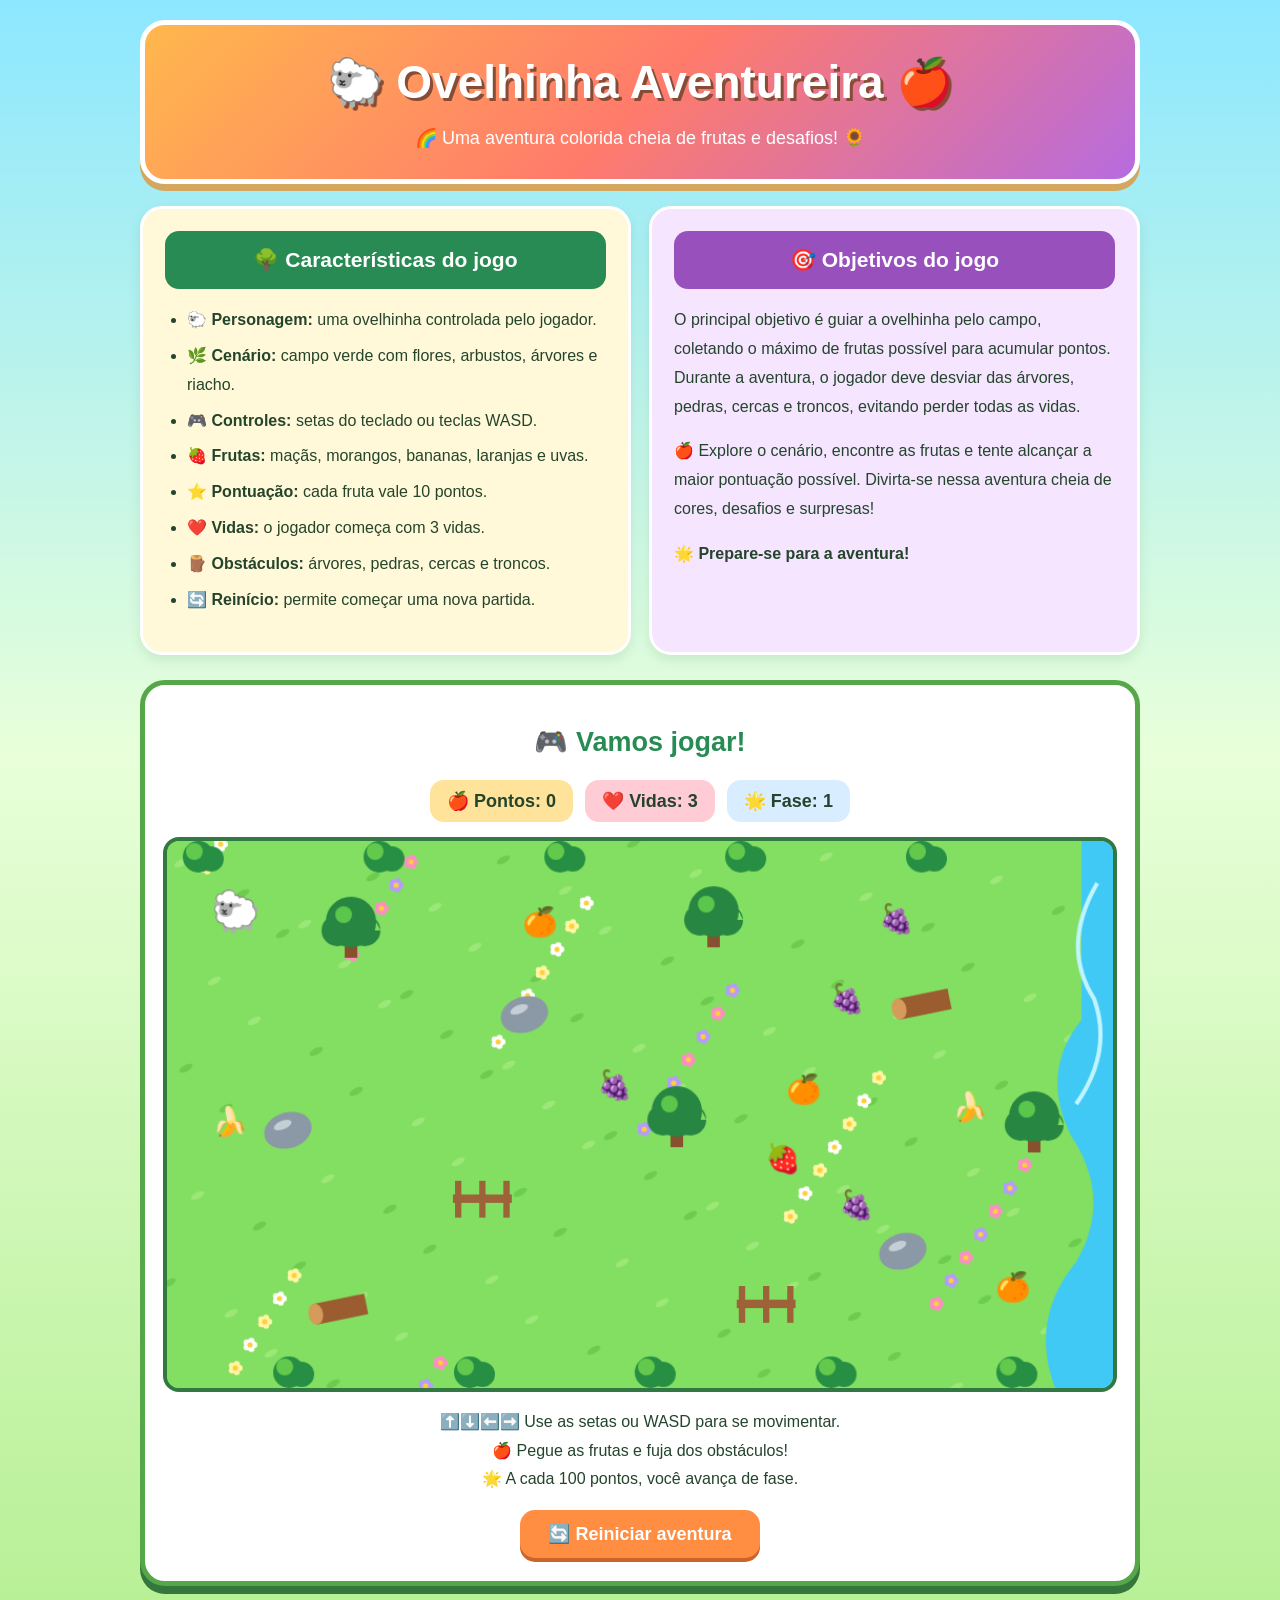
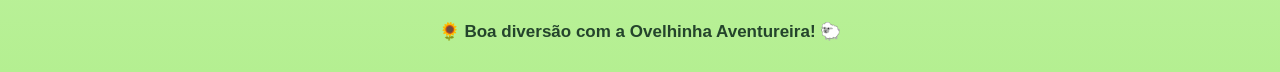
<file: index.html>
<!DOCTYPE html>
<html lang="pt-BR">
<head>
<meta charset="UTF-8">
<meta name="viewport" content="width=device-width, initial-scale=1.0">
<title>🐑 Ovelhinha Aventureira</title>

<style>
* {
    box-sizing: border-box;
}

body {
    margin: 0;
    padding: 20px;
    font-family: "Trebuchet MS", Arial, sans-serif;
    color: #24442c;
    background: linear-gradient(#8ce7ff, #e8ffd9 45%, #b4ef91);
}

header {
    max-width: 1000px;
    margin: 0 auto 22px;
    padding: 30px 15px;
    text-align: center;
    color: white;
    background: linear-gradient(135deg, #ffb84d, #ff7b6b, #b66bdf);
    border: 5px solid white;
    border-radius: 25px;
    box-shadow: 0 7px 0 #d5a75e;
}

header h1 {
    margin: 0;
    font-size: clamp(28px, 5vw, 46px);
    text-shadow: 3px 3px #874c36;
}

header p {
    margin-bottom: 0;
    font-size: 18px;
}

.descricao {
    max-width: 1000px;
    margin: auto;
    display: grid;
    grid-template-columns: repeat(auto-fit, minmax(270px, 1fr));
    gap: 18px;
}

.card {
    padding: 22px;
    border: 3px solid white;
    border-radius: 22px;
    box-shadow: 0 5px 12px #376c3020;
    line-height: 1.8;
}

.caracteristicas {
    background: #fff9d9;
}

.objetivos {
    background: #f5e5ff;
}

.card h2 {
    margin-top: 0;
    padding: 10px;
    border-radius: 14px;
    color: white;
    text-align: center;
    font-size: 21px;
}

.caracteristicas h2 {
    background: #278b53;
}

.objetivos h2 {
    background: #9851bc;
}

.card ul {
    padding-left: 22px;
}

.card li {
    margin-bottom: 7px;
}

.jogo {
    max-width: 1000px;
    margin: 25px auto;
    padding: 18px;
    background: #fff;
    border: 5px solid #55a74a;
    border-radius: 25px;
    box-shadow: 0 8px 0 #34763c;
}

.jogo h2 {
    text-align: center;
    color: #278b53;
    font-size: 27px;
}

.placar {
    display: flex;
    justify-content: center;
    gap: 12px;
    flex-wrap: wrap;
    margin-bottom: 15px;
}

.info {
    padding: 10px 17px;
    border-radius: 14px;
    font-weight: bold;
    font-size: 18px;
}

.pontos {
    background: #ffe39a;
}

.vidas {
    background: #ffcbd5;
}

.fase {
    background: #d8edff;
}

canvas {
    display: block;
    width: 100%;
    height: auto;
    border: 4px solid #317842;
    border-radius: 16px;
    background: #85dc62;
    touch-action: none;
}

.instrucoes {
    text-align: center;
    line-height: 1.8;
}

button {
    display: block;
    margin: 15px auto 5px;
    padding: 13px 28px;
    border: none;
    border-radius: 15px;
    background: #ff8d42;
    color: white;
    font-size: 18px;
    font-weight: bold;
    cursor: pointer;
    box-shadow: 0 4px #cb6429;
}

button:hover {
    background: #f2762b;
}

footer {
    text-align: center;
    font-size: 17px;
    font-weight: bold;
    padding: 10px;
}

@media (max-width: 500px) {
    body {
        padding: 10px;
    }

    .card {
        padding: 15px;
    }

    .jogo {
        padding: 9px;
    }

    .info {
        font-size: 15px;
    }
}
</style>
</head>

<body>

<header>
    <h1>🐑 Ovelhinha Aventureira 🍎</h1>
    <p>🌈 Uma aventura colorida cheia de frutas e desafios! 🌻</p>
</header>

<section class="descricao">

    <article class="card caracteristicas">
        <h2>🌳 Características do jogo</h2>
        <ul>
            <li><strong>🐑 Personagem:</strong> uma ovelhinha controlada pelo jogador.</li>
            <li><strong>🌿 Cenário:</strong> campo verde com flores, arbustos, árvores e riacho.</li>
            <li><strong>🎮 Controles:</strong> setas do teclado ou teclas WASD.</li>
            <li><strong>🍓 Frutas:</strong> maçãs, morangos, bananas, laranjas e uvas.</li>
            <li><strong>⭐ Pontuação:</strong> cada fruta vale 10 pontos.</li>
            <li><strong>❤️ Vidas:</strong> o jogador começa com 3 vidas.</li>
            <li><strong>🪵 Obstáculos:</strong> árvores, pedras, cercas e troncos.</li>
            <li><strong>🔄 Reinício:</strong> permite começar uma nova partida.</li>
        </ul>
    </article>

    <article class="card objetivos">
        <h2>🎯 Objetivos do jogo</h2>
        <p>
            O principal objetivo é guiar a ovelhinha pelo campo,
            coletando o máximo de frutas possível para acumular pontos.
            Durante a aventura, o jogador deve desviar das árvores,
            pedras, cercas e troncos, evitando perder todas as vidas.
        </p>
        <p>
            🍎 Explore o cenário, encontre as frutas e tente alcançar
            a maior pontuação possível. Divirta-se nessa aventura
            cheia de cores, desafios e surpresas!
        </p>
        <p><strong>🌟 Prepare-se para a aventura!</strong></p>
    </article>

</section>

<section class="jogo">
    <h2>🎮 Vamos jogar!</h2>

    <div class="placar">
        <div class="info pontos">🍎 Pontos: <span id="pontos">0</span></div>
        <div class="info vidas">❤️ Vidas: <span id="vidas">3</span></div>
        <div class="info fase">🌟 Fase: <span id="fase">1</span></div>
    </div>

    <canvas id="jogo" width="900" height="520"></canvas>

    <p class="instrucoes">
        ⬆️⬇️⬅️➡️ Use as setas ou WASD para se movimentar.<br>
        🍎 Pegue as frutas e fuja dos obstáculos!<br>
        🌟 A cada 100 pontos, você avança de fase.
    </p>

    <button id="reiniciar">🔄 Reiniciar aventura</button>
</section>

<footer>
    🌻 Boa diversão com a Ovelhinha Aventureira! 🐑
</footer>

<script>
const canvas = document.getElementById("jogo");
const ctx = canvas.getContext("2d");

const pontosEl = document.getElementById("pontos");
const vidasEl = document.getElementById("vidas");
const faseEl = document.getElementById("fase");

const W = canvas.width;
const H = canvas.height;

let pontos = 0;
let vidas = 3;
let fase = 1;
let fimDeJogo = false;
let protecao = 0;
let ultimoDano = 0;
let ultimoTempo = 0;

const teclas = {};

const ovelha = {
    x: 65,
    y: 70,
    raio: 17,
    velocidade: 3.5
};

// Obstáculos fixos do cenário
const obstaculos = [
    { x: 175, y: 90, tipo: "tree", r: 27 },
    { x: 340, y: 165, tipo: "rock", r: 22 },
    { x: 520, y: 80, tipo: "tree", r: 27 },
    { x: 720, y: 155, tipo: "log", r: 25 },
    { x: 115, y: 275, tipo: "rock", r: 22 },
    { x: 300, y: 340, tipo: "fence", r: 29 },
    { x: 485, y: 270, tipo: "tree", r: 27 },
    { x: 700, y: 390, tipo: "rock", r: 22 },
    { x: 825, y: 275, tipo: "tree", r: 27 },
    { x: 165, y: 445, tipo: "log", r: 25 },
    { x: 570, y: 440, tipo: "fence", r: 29 }
];

// Frutas diferentes
const tiposFrutas = ["🍎", "🍓", "🍊", "🍌", "🍇"];
let frutas = [];

function distancia(a, b) {
    return Math.hypot(a.x - b.x, a.y - b.y);
}

function posicaoLivre(x, y, raio = 18) {
    if (x < 30 || x > W - 30 || y < 30 || y > H - 30) {
        return false;
    }

    if (distancia({ x, y }, ovelha) < raio + 45) {
        return false;
    }

    return !obstaculos.some(o =>
        distancia({ x, y }, o) < raio + o.r + 12
    );
}

function novaFruta() {
    for (let i = 0; i < 150; i++) {
        const x = 35 + Math.random() * (W - 70);
        const y = 35 + Math.random() * (H - 70);

        if (posicaoLivre(x, y, 17)) {
            return {
                x,
                y,
                tipo: tiposFrutas[
                    Math.floor(Math.random() * tiposFrutas.length)
                ]
            };
        }
    }

    return { x: 850, y: 480, tipo: "🍎" };
}

function criarFrutas() {
    frutas = [];

    // Mais frutas conforme o jogador avança de fase
    const quantidade = Math.min(8 + fase * 2, 24);

    for (let i = 0; i < quantidade; i++) {
        frutas.push(novaFruta());
    }
}

document.addEventListener("keydown", e => {
    const k = e.key.toLowerCase();

    if (["arrowup", "arrowdown", "arrowleft", "arrowright",
         "w", "a", "s", "d"].includes(k)) {
        e.preventDefault();
        teclas[k] = true;
    }
});

document.addEventListener("keyup", e => {
    teclas[e.key.toLowerCase()] = false;
});

function moverOvelha(dt) {
    if (fimDeJogo) return;

    let dx = 0;
    let dy = 0;

    if (teclas["arrowup"] || teclas["w"]) dy--;
    if (teclas["arrowdown"] || teclas["s"]) dy++;
    if (teclas["arrowleft"] || teclas["a"]) dx--;
    if (teclas["arrowright"] || teclas["d"]) dx++;

    // Evita movimento diagonal mais rápido
    const tamanho = Math.hypot(dx, dy);

    if (tamanho > 0) {
        dx /= tamanho;
        dy /= tamanho;
    }

    const velocidade = ovelha.velocidade * dt;

    ovelha.x += dx * velocidade;
    ovelha.y += dy * velocidade;

    ovelha.x = Math.max(20, Math.min(W - 20, ovelha.x));
    ovelha.y = Math.max(25, Math.min(H - 20, ovelha.y));
}

function verificarColisoes(agora) {
    if (fimDeJogo) return;

    // Coletar frutas
    for (let i = frutas.length - 1; i >= 0; i--) {
        if (distancia(ovelha, frutas[i]) < 30) {
            frutas.splice(i, 1);
            pontos += 10;
            pontosEl.textContent = pontos;

            const novaFase = Math.floor(pontos / 100) + 1;

            if (novaFase !== fase) {
                fase = novaFase;
                faseEl.textContent = fase;
                ovelha.velocidade = Math.min(3.5 + (fase - 1) * 0.2, 5);
                criarFrutas();
            } else {
                frutas.push(novaFruta());
            }
        }
    }

    // Colidir com obstáculos
    if (agora < protecao) return;

    for (const o of obstaculos) {
        if (distancia(ovelha, o) < ovelha.raio + o.r * 0.72) {
            vidas--;
            vidasEl.textContent = vidas;

            // Reposiciona a ovelhinha em segurança
            ovelha.x = 65;
            ovelha.y = 70;

            protecao = agora + 1200;
            ultimoDano = agora;

            if (vidas <= 0) {
                fimDeJogo = true;
            }

            break;
        }
    }
}

function desenharCampo() {
    ctx.fillStyle = "#83df61";
    ctx.fillRect(0, 0, W, H);

    // Manchas suaves de grama
    for (let i = 0; i < 100; i++) {
        const x = (i * 97 + 13) % W;
        const y = (i * 67 + 21) % H;

        ctx.fillStyle = i % 2 ? "#6dcc4e" : "#9be777";
        ctx.beginPath();
        ctx.ellipse(x, y, 7, 3, -0.5, 0, Math.PI * 2);
        ctx.fill();
    }

    // Riacho decorativo
    ctx.fillStyle = "#40c9f5";
    ctx.beginPath();
    ctx.moveTo(870, 0);
    ctx.lineTo(900, 0);
    ctx.lineTo(900, 520);
    ctx.lineTo(845, 520);
    ctx.quadraticCurveTo(820, 455, 865, 400);
    ctx.quadraticCurveTo(900, 340, 860, 280);
    ctx.quadraticCurveTo(830, 220, 870, 170);
    ctx.closePath();
    ctx.fill();

    ctx.strokeStyle = "#c0f4ff";
    ctx.lineWidth = 4;
    ctx.beginPath();
    ctx.moveTo(885, 40);
    ctx.quadraticCurveTo(850, 100, 882, 150);
    ctx.quadraticCurveTo(900, 200, 865, 250);
    ctx.stroke();

    // Flores coloridas
    const cores = ["#fff5a5", "#ff8dc5", "#ffffff", "#b79aff"];

    for (let i = 0; i < 42; i++) {
        const x = (i * 139 + 37) % 820;
        const y = (i * 83 + 25) % H;

        ctx.fillStyle = cores[i % cores.length];

        for (let j = 0; j < 5; j++) {
            const a = j * Math.PI * 2 / 5;
            ctx.beginPath();
            ctx.arc(
                x + Math.cos(a) * 4,
                y + Math.sin(a) * 4,
                3,
                0,
                Math.PI * 2
            );
            ctx.fill();
        }

        ctx.fillStyle = "#ffcf39";
        ctx.beginPath();
        ctx.arc(x, y, 2.5, 0, Math.PI * 2);
        ctx.fill();
    }

    // Arbustos decorativos
    for (let i = 0; i < 10; i++) {
        const x = 30 + i * 86;
        const y = i % 2 === 0 ? 15 : H - 15;

        ctx.fillStyle = "#278f43";
        ctx.beginPath();
        ctx.arc(x, y, 15, 0, Math.PI * 2);
        ctx.arc(x + 12, y + 2, 12, 0, Math.PI * 2);
        ctx.fill();

        ctx.fillStyle = "#62c94d";
        ctx.beginPath();
        ctx.arc(x - 4, y - 5, 8, 0, Math.PI * 2);
        ctx.fill();
    }
}

function desenharArvore(o) {
    ctx.fillStyle = "#88512e";
    ctx.fillRect(o.x - 6, o.y - 2, 12, 23);

    ctx.fillStyle = "#278742";
    ctx.beginPath();
    ctx.arc(o.x, o.y - 13, 24, 0, Math.PI * 2);
    ctx.arc(o.x - 13, o.y - 5, 15, 0, Math.PI * 2);
    ctx.arc(o.x + 13, o.y - 5, 15, 0, Math.PI * 2);
    ctx.fill();

    ctx.fillStyle = "#5bc64c";
    ctx.beginPath();
    ctx.arc(o.x - 7, o.y - 20, 8, 0, Math.PI * 2);
    ctx.fill();
}

function desenharObstaculos() {
    for (const o of obstaculos) {
        if (o.tipo === "tree") {
            desenharArvore(o);
        } else if (o.tipo === "rock") {
            ctx.fillStyle = "#8b98a6";
            ctx.beginPath();
            ctx.ellipse(o.x, o.y, 23, 17, -0.3, 0, Math.PI * 2);
            ctx.fill();

            ctx.fillStyle = "#c4ced5";
            ctx.beginPath();
            ctx.ellipse(o.x - 5, o.y - 5, 9, 4, -0.4, 0, Math.PI * 2);
            ctx.fill();
        } else if (o.tipo === "log") {
            ctx.save();
            ctx.translate(o.x, o.y);
            ctx.rotate(-0.2);

            ctx.fillStyle = "#9b5d2f";
            ctx.fillRect(-25, -10, 50, 20);

            ctx.fillStyle = "#d69a5b";
            ctx.beginPath();
            ctx.ellipse(-24, 0, 7, 10, 0, 0, Math.PI * 2);
            ctx.fill();

            ctx.restore();
        } else {
            ctx.fillStyle = "#9d6237";
            ctx.fillRect(o.x - 28, o.y - 4, 56, 8);

            for (const dx of [-23, 0, 23]) {
                ctx.fillRect(o.x + dx - 3, o.y - 17, 6, 35);
            }
        }
    }
}

function desenharFrutas() {
    ctx.textAlign = "center";
    ctx.textBaseline = "middle";
    ctx.font = "27px Arial";

    for (const fruta of frutas) {
        ctx.fillText(fruta.tipo, fruta.x, fruta.y);
    }
}

function desenharOvelha(agora) {
    // Pisca temporariamente após uma colisão
    if (agora < protecao && Math.floor(agora / 100) % 2 === 0) {
        return;
    }

    ctx.textAlign = "center";
    ctx.textBaseline = "middle";
    ctx.font = "38px Arial";
    ctx.fillText("🐑", ovelha.x, ovelha.y);
}

function mensagemFim() {
    ctx.fillStyle = "rgba(27, 67, 37, 0.78)";
    ctx.fillRect(0, 0, W, H);

    ctx.textAlign = "center";
    ctx.textBaseline = "middle";

    ctx.fillStyle = "#fff4a8";
    ctx.font = "bold 38px Arial";
    ctx.fillText("🐑 Fim de jogo!", W / 2, H / 2 - 35);

    ctx.fillStyle = "#ffffff";
    ctx.font = "24px Arial";
    ctx.fillText("Pontuação: " + pontos, W / 2, H / 2 + 12);

    ctx.font = "18px Arial";
    ctx.fillText("Clique em Reiniciar para jogar novamente",
        W / 2, H / 2 + 55);
}

function desenhar(agora) {
    desenharCampo();
    desenharObstaculos();
    desenharFrutas();
    desenharOvelha(agora);

    if (fimDeJogo) {
        mensagemFim();
    }
}

function loop(tempo) {
    const dt = ultimoTempo === 0
        ? 1
        : Math.min((tempo - ultimoTempo) / 16.67, 2);

    ultimoTempo = tempo;

    moverOvelha(dt);
    verificarColisoes(tempo);
    desenhar(tempo);

    requestAnimationFrame(loop);
}

function reiniciar() {
    pontos = 0;
    vidas = 3;
    fase = 1;
    fimDeJogo = false;
    protecao = 0;
    ultimoDano = 0;

    ovelha.x = 65;
    ovelha.y = 70;
    ovelha.velocidade = 3.5;

    pontosEl.textContent = pontos;
    vidasEl.textContent = vidas;
    faseEl.textContent = fase;

    criarFrutas();
}

document.getElementById("reiniciar").addEventListener("click", reiniciar);

criarFrutas();
requestAnimationFrame(loop);
</script>

</body>
</html>
</file>
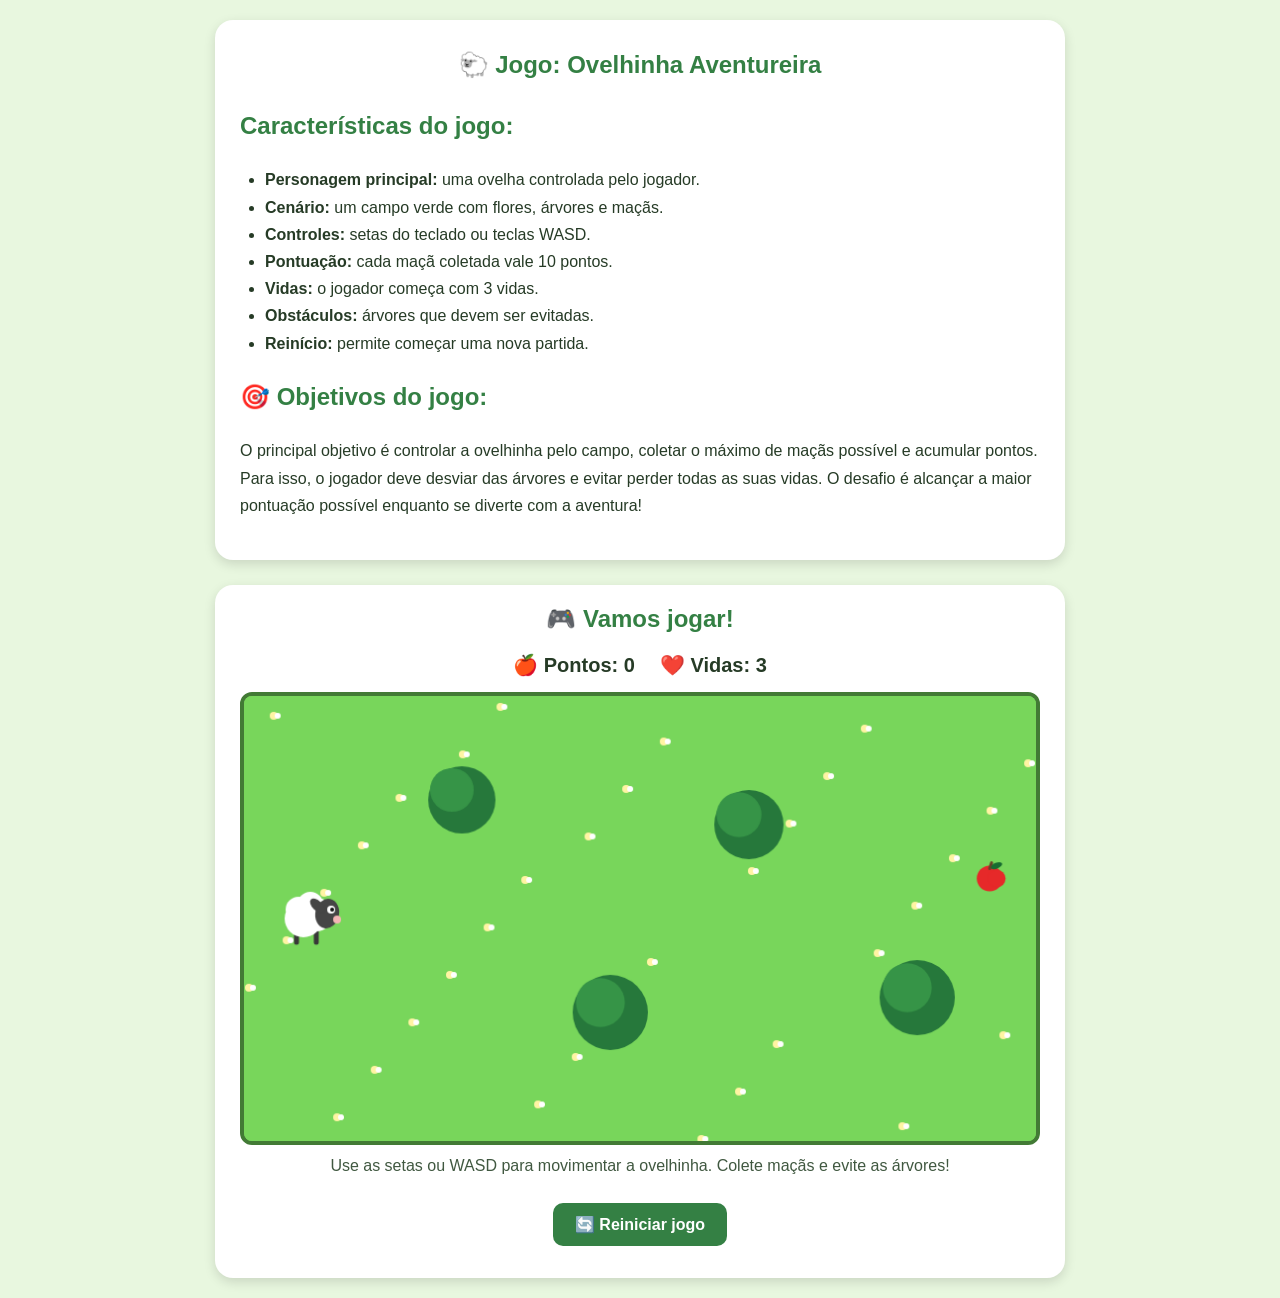
<file: Untitled-1.html>
<!DOCTYPE html>
<html lang="pt-BR">
<head>
<meta charset="UTF-8">
<meta name="viewport" content="width=device-width, initial-scale=1.0">
<title>🐑 Ovelhinha Aventureira</title>

<style>
    * {
        box-sizing: border-box;
    }

    body {
        margin: 0;
        padding: 20px;
        font-family: Arial, sans-serif;
        background: #e8f7df;
        color: #263b26;
        text-align: center;
    }

    .descricao {
        max-width: 850px;
        margin: 0 auto 25px;
        padding: 25px;
        background: white;
        border-radius: 18px;
        box-shadow: 0 4px 12px #0002;
        text-align: left;
        line-height: 1.7;
    }

    h1 {
        text-align: center;
        color: #348044;
        margin-top: 0;
    }

    h2 {
        color: #348044;
    }

    .descricao ul {
        padding-left: 25px;
    }

    .jogo {
        max-width: 850px;
        margin: auto;
        padding: 20px;
        background: white;
        border-radius: 18px;
        box-shadow: 0 4px 12px #0002;
    }

    .placar {
        display: flex;
        justify-content: center;
        flex-wrap: wrap;
        gap: 25px;
        margin-bottom: 15px;
        font-size: 20px;
        font-weight: bold;
    }

    canvas {
        display: block;
        width: 100%;
        max-width: 800px;
        margin: auto;
        border: 4px solid #427a35;
        border-radius: 12px;
        background: #78d65b;
    }

    button {
        margin: 12px 5px;
        padding: 12px 22px;
        border: none;
        border-radius: 10px;
        background: #348044;
        color: white;
        font-size: 16px;
        font-weight: bold;
        cursor: pointer;
    }

    button:hover {
        background: #246332;
    }

    .controles {
        margin-top: 12px;
        color: #405840;
    }

    @media (max-width: 600px) {
        body {
            padding: 10px;
        }

        .descricao, .jogo {
            padding: 14px;
        }

        .placar {
            gap: 12px;
            font-size: 16px;
        }
    }
</style>
</head>

<body>

<section class="descricao">
    <h1>🐑 Jogo: Ovelhinha Aventureira</h1>

    <h2>Características do jogo:</h2>

    <ul>
        <li><strong>Personagem principal:</strong>
        uma ovelha controlada pelo jogador.</li>

        <li><strong>Cenário:</strong>
        um campo verde com flores, árvores e maçãs.</li>

        <li><strong>Controles:</strong>
        setas do teclado ou teclas WASD.</li>

        <li><strong>Pontuação:</strong>
        cada maçã coletada vale 10 pontos.</li>

        <li><strong>Vidas:</strong>
        o jogador começa com 3 vidas.</li>

        <li><strong>Obstáculos:</strong>
        árvores que devem ser evitadas.</li>

        <li><strong>Reinício:</strong>
        permite começar uma nova partida.</li>
    </ul>

    <h2>🎯 Objetivos do jogo:</h2>

    <p>
        O principal objetivo é controlar a ovelhinha pelo campo,
        coletar o máximo de maçãs possível e acumular pontos.
        Para isso, o jogador deve desviar das árvores e evitar
        perder todas as suas vidas. O desafio é alcançar a maior
        pontuação possível enquanto se diverte com a aventura!
    </p>
</section>

<section class="jogo">
    <h1>🎮 Vamos jogar!</h1>

    <div class="placar">
        <span>🍎 Pontos: <span id="pontos">0</span></span>
        <span>❤️ Vidas: <span id="vidas">3</span></span>
    </div>

    <canvas id="jogo" width="800" height="450"></canvas>

    <p class="controles">
        Use as setas ou WASD para movimentar a ovelhinha.
        Colete maçãs e evite as árvores!
    </p>

    <button id="reiniciar">🔄 Reiniciar jogo</button>
</section>

<script>
const canvas = document.getElementById("jogo");
const ctx = canvas.getContext("2d");

const pontosTexto = document.getElementById("pontos");
const vidasTexto = document.getElementById("vidas");
const botaoReiniciar = document.getElementById("reiniciar");

let pontos = 0;
let vidas = 3;
let terminou = false;
let invulneravelAte = 0;
const teclas = {};

const ovelha = {
    x: 65,
    y: 225,
    velocidade: 4,
    raio: 23
};

const arvores = [
    { x: 220, y: 110, raio: 34 },
    { x: 370, y: 325, raio: 38 },
    { x: 510, y: 135, raio: 35 },
    { x: 680, y: 310, raio: 38 }
];

const maca = {
    x: 600,
    y: 220,
    raio: 13
};

document.addEventListener("keydown", function(event) {
    const tecla = event.key.toLowerCase();

    if (["arrowup", "arrowdown", "arrowleft", "arrowright",
         "w", "a", "s", "d"].includes(tecla)) {
        event.preventDefault();
        teclas[tecla] = true;
    }
});

document.addEventListener("keyup", function(event) {
    teclas[event.key.toLowerCase()] = false;
});

function distancia(a, b) {
    return Math.hypot(a.x - b.x, a.y - b.y);
}

function sortearMaca() {
    let tentativas = 0;

    do {
        maca.x = 35 + Math.random() * (canvas.width - 70);
        maca.y = 35 + Math.random() * (canvas.height - 70);
        tentativas++;
    } while (
        arvores.some(arvore =>
            distancia(maca, arvore) < arvore.raio + 30
        ) && tentativas < 100
    );
}

function movimentar() {
    if (teclas["arrowup"] || teclas["w"]) {
        ovelha.y -= ovelha.velocidade;
    }

    if (teclas["arrowdown"] || teclas["s"]) {
        ovelha.y += ovelha.velocidade;
    }

    if (teclas["arrowleft"] || teclas["a"]) {
        ovelha.x -= ovelha.velocidade;
    }

    if (teclas["arrowright"] || teclas["d"]) {
        ovelha.x += ovelha.velocidade;
    }

    ovelha.x = Math.max(
        ovelha.raio,
        Math.min(canvas.width - ovelha.raio, ovelha.x)
    );

    ovelha.y = Math.max(
        ovelha.raio,
        Math.min(canvas.height - ovelha.raio, ovelha.y)
    );
}

function verificarColisoes() {
    if (distancia(ovelha, maca) < ovelha.raio + maca.raio) {
        pontos += 10;
        pontosTexto.textContent = pontos;
        sortearMaca();
    }

    const agora = performance.now();

    if (agora < invulneravelAte) {
        return;
    }

    for (const arvore of arvores) {
        if (distancia(ovelha, arvore) <
            ovelha.raio + arvore.raio * 0.7) {

            vidas--;
            vidasTexto.textContent = vidas;

            ovelha.x = 65;
            ovelha.y = 225;
            invulneravelAte = agora + 1000;

            if (vidas <= 0) {
                terminou = true;
            }

            break;
        }
    }
}

function desenharCampo() {
    ctx.fillStyle = "#78d65b";
    ctx.fillRect(0, 0, canvas.width, canvas.height);

    // Flores espalhadas pelo campo
    for (let i = 0; i < 35; i++) {
        const x = (i * 127 + 30) % canvas.width;
        const y = (i * 83 + 20) % canvas.height;

        ctx.fillStyle = "#fff4a3";
        ctx.beginPath();
        ctx.arc(x, y, 4, 0, Math.PI * 2);
        ctx.fill();

        ctx.fillStyle = "#ffffff";
        ctx.beginPath();
        ctx.arc(x + 4, y, 3, 0, Math.PI * 2);
        ctx.fill();
    }
}

function desenharArvores() {
    for (const arvore of arvores) {
        // Tronco
        ctx.fillStyle = "#86502d";
        ctx.fillRect(arvore.x - 8, arvore.y, 16, 28);

        // Copa
        ctx.fillStyle = "#26783b";
        ctx.beginPath();
        ctx.arc(
            arvore.x,
            arvore.y - 5,
            arvore.raio,
            0,
            Math.PI * 2
        );
        ctx.fill();

        ctx.fillStyle = "#369447";
        ctx.beginPath();
        ctx.arc(
            arvore.x - 10,
            arvore.y - 15,
            arvore.raio * 0.65,
            0,
            Math.PI * 2
        );
        ctx.fill();
    }
}

function desenharMaca() {
    // Corpo da maçã
    ctx.fillStyle = "#e62929";
    ctx.beginPath();
    ctx.arc(maca.x, maca.y, maca.raio, 0, Math.PI * 2);
    ctx.fill();

    ctx.beginPath();
    ctx.arc(maca.x + 7, maca.y, maca.raio * 0.7,
            0, Math.PI * 2);
    ctx.fill();

    // Cabinho
    ctx.strokeStyle = "#684126";
    ctx.lineWidth = 3;
    ctx.beginPath();
    ctx.moveTo(maca.x, maca.y - 10);
    ctx.lineTo(maca.x + 2, maca.y - 16);
    ctx.stroke();

    // Folha
    ctx.fillStyle = "#176c30";
    ctx.beginPath();
    ctx.ellipse(
        maca.x + 7, maca.y - 13, 6, 3, -0.4, 0, Math.PI * 2
    );
    ctx.fill();
}

function desenharOvelha() {
    // Piscar brevemente depois de bater em uma árvore
    if (performance.now() < invulneravelAte &&
        Math.floor(performance.now() / 100) % 2 === 0) {
        return;
    }

    // Patas
    ctx.strokeStyle = "#383838";
    ctx.lineWidth = 5;
    ctx.lineCap = "round";

    for (const dx of [-12, 8]) {
        ctx.beginPath();
        ctx.moveTo(ovelha.x + dx, ovelha.y + 12);
        ctx.lineTo(ovelha.x + dx, ovelha.y + 24);
        ctx.stroke();
    }

    // Corpo de lã
    ctx.fillStyle = "#ffffff";
    ctx.beginPath();
    ctx.arc(ovelha.x - 5, ovelha.y, 19, 0, Math.PI * 2);
    ctx.arc(ovelha.x + 8, ovelha.y - 4, 17, 0, Math.PI * 2);
    ctx.arc(ovelha.x - 10, ovelha.y - 9, 13, 0, Math.PI * 2);
    ctx.arc(ovelha.x + 2, ovelha.y - 14, 13, 0, Math.PI * 2);
    ctx.fill();

    // Cabeça
    ctx.fillStyle = "#454545";
    ctx.beginPath();
    ctx.ellipse(
        ovelha.x + 19, ovelha.y - 5, 12, 15, 0.2,
        0, Math.PI * 2
    );
    ctx.fill();

    // Orelha
    ctx.beginPath();
    ctx.ellipse(
        ovelha.x + 9, ovelha.y - 13, 5, 9, -0.8,
        0, Math.PI * 2
    );
    ctx.fill();

    // Olho
    ctx.fillStyle = "#ffffff";
    ctx.beginPath();
    ctx.arc(ovelha.x + 23, ovelha.y - 9, 4, 0, Math.PI * 2);
    ctx.fill();

    ctx.fillStyle = "#111111";
    ctx.beginPath();
    ctx.arc(ovelha.x + 24, ovelha.y - 9, 2, 0, Math.PI * 2);
    ctx.fill();

    // Focinho
    ctx.fillStyle = "#f4b5b5";
    ctx.beginPath();
    ctx.arc(ovelha.x + 29, ovelha.y + 1, 4, 0, Math.PI * 2);
    ctx.fill();
}

function desenharMensagem(titulo, subtitulo) {
    ctx.fillStyle = "rgba(0, 0, 0, 0.65)";
    ctx.fillRect(0, 0, canvas.width, canvas.height);

    ctx.textAlign = "center";
    ctx.fillStyle = "#ffffff";
    ctx.font = "bold 38px Arial";
    ctx.fillText(titulo, canvas.width / 2, canvas.height / 2 - 15);

    ctx.font = "22px Arial";
    ctx.fillText(subtitulo, canvas.width / 2, canvas.height / 2 + 30);
}

function desenhar() {
    desenharCampo();
    desenharArvores();
    desenharMaca();
    desenharOvelha();

    if (terminou) {
        desenharMensagem(
            "🐑 Fim de jogo!",
            "Pontuação: " + pontos + " pontos"
        );
    }
}

function atualizar() {
    if (!terminou) {
        movimentar();
        verificarColisoes();
    }

    desenhar();
    requestAnimationFrame(atualizar);
}

function reiniciarJogo() {
    pontos = 0;
    vidas = 3;
    terminou = false;
    invulneravelAte = 0;

    ovelha.x = 65;
    ovelha.y = 225;

    pontosTexto.textContent = pontos;
    vidasTexto.textContent = vidas;

    sortearMaca();
}

botaoReiniciar.addEventListener("click", reiniciarJogo);

sortearMaca();
atualizar();
</script>

</body>
</html>
</file>
